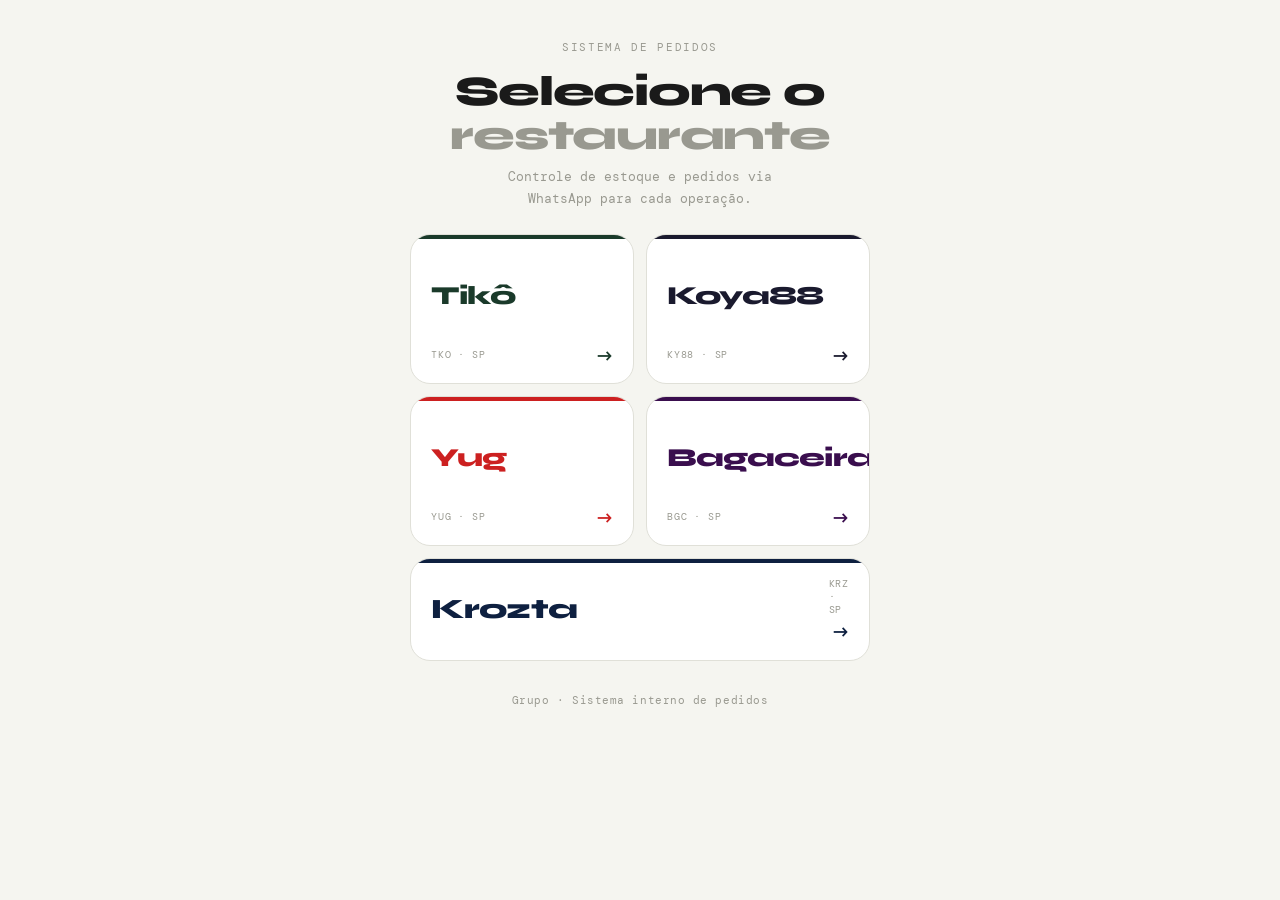
<file: index.html>
<!DOCTYPE html>
<html lang="pt-BR">
<head>
<meta charset="UTF-8"/>
<meta name="viewport" content="width=device-width, initial-scale=1.0"/>
<title>Pedidos — Grupo</title>
<link rel="preconnect" href="https://fonts.googleapis.com"/>
<link rel="preconnect" href="https://fonts.gstatic.com" crossorigin/>
<link href="https://fonts.googleapis.com/css2?family=DM+Mono:wght@400;500&family=Syne:wght@400;700;800&display=swap" rel="stylesheet"/>
<style>
*,*::before,*::after{box-sizing:border-box;margin:0;padding:0;}
:root{
  --bg:#f5f5f0;--card:#ffffff;--border:#e0e0d8;
  --text:#1a1a1a;--muted:#999990;
  --mono:'DM Mono',monospace;--display:'Syne',sans-serif;
}
html{font-size:16px;}
body{background:var(--bg);color:var(--text);font-family:var(--display);min-height:100vh;padding:0 0 3rem;}

.hero{padding:2.5rem 1.5rem 1.5rem;text-align:center;}
.eyebrow{font-family:var(--mono);font-size:11px;letter-spacing:.15em;text-transform:uppercase;color:var(--muted);margin-bottom:1rem;display:block;}
.hero h1{font-size:clamp(24px,7vw,42px);font-weight:800;letter-spacing:-.03em;line-height:1.05;margin-bottom:.5rem;}
.hero h1 em{font-style:normal;color:var(--muted);}
.hero p{font-size:13px;color:var(--muted);font-family:var(--mono);line-height:1.7;max-width:300px;margin:0 auto;}

.grid{display:grid;grid-template-columns:1fr 1fr;gap:12px;padding:0 1.25rem;max-width:500px;margin:0 auto;}

.card{
  background:var(--card);border:1px solid var(--border);border-radius:20px;
  padding:1.5rem 1.25rem 1.1rem;text-decoration:none;color:var(--text);
  display:flex;flex-direction:column;min-height:150px;
  position:relative;overflow:hidden;
  transition:transform .18s,box-shadow .18s;
}
.card::after{content:'';position:absolute;top:0;left:0;right:0;height:4px;background:var(--c,#1a1a1a);border-radius:20px 20px 0 0;}
.card:active{transform:scale(.97);}
@media(hover:hover){.card:hover{transform:translateY(-2px);box-shadow:0 8px 24px rgba(0,0,0,.08);border-color:#ccc;}}

.card-tiko      {--c:#1a3a2a;}
.card-koya      {--c:#1a1a2e;}
.card-yug       {--c:#CC2020;}
.card-bagaceira {--c:#3a0e4e;}
.card-krozta    {--c:#0e2040;}

.card-name{
  font-size:26px;font-weight:800;letter-spacing:-.03em;line-height:1;
  flex:1;display:flex;align-items:center;
  color:var(--c,#1a1a1a);
}
.card-bottom{display:flex;align-items:center;justify-content:space-between;width:100%;margin-top:auto;padding-top:.75rem;}
.card-badge{font-family:var(--mono);font-size:10px;letter-spacing:.08em;text-transform:uppercase;color:var(--muted);}
.card-arrow{font-size:18px;font-weight:700;color:var(--c,#1a1a1a);}

.card-wide{grid-column:1/-1;min-height:100px;flex-direction:row;align-items:center;padding:1.1rem 1.25rem;gap:1rem;}
.card-wide .card-name{font-size:28px;flex:1;}
.card-wide .card-bottom{flex:0;flex-direction:column;align-items:flex-end;gap:4px;padding:0;}

footer{text-align:center;margin-top:2rem;font-family:var(--mono);font-size:11px;color:var(--muted);letter-spacing:.05em;}
</style>
</head>
<body>

<section class="hero">
  <span class="eyebrow">Sistema de pedidos</span>
  <h1>Selecione o<br/><em>restaurante</em></h1>
  <p>Controle de estoque e pedidos via WhatsApp para cada operação.</p>
</section>

<div class="grid">

  <a href="tiko.html" class="card card-tiko">
    <div class="card-name">Tikô</div>
    <div class="card-bottom">
      <span class="card-badge">TKO · SP</span>
      <span class="card-arrow">→</span>
    </div>
  </a>

  <a href="koya.html" class="card card-koya">
    <div class="card-name">Koya88</div>
    <div class="card-bottom">
      <span class="card-badge">KY88 · SP</span>
      <span class="card-arrow">→</span>
    </div>
  </a>

  <a href="yug.html" class="card card-yug">
    <div class="card-name">Yug</div>
    <div class="card-bottom">
      <span class="card-badge">YUG · SP</span>
      <span class="card-arrow">→</span>
    </div>
  </a>

  <a href="bagaceira.html" class="card card-bagaceira">
    <div class="card-name">Bagaceira</div>
    <div class="card-bottom">
      <span class="card-badge">BGC · SP</span>
      <span class="card-arrow">→</span>
    </div>
  </a>

  <a href="krozta.html" class="card card-krozta card-wide">
    <div class="card-name">Krozta</div>
    <div class="card-bottom">
      <span class="card-badge">KRZ · SP</span>
      <span class="card-arrow">→</span>
    </div>
  </a>

</div>

<footer>Grupo · Sistema interno de pedidos</footer>
</body>
</html>
</file>
